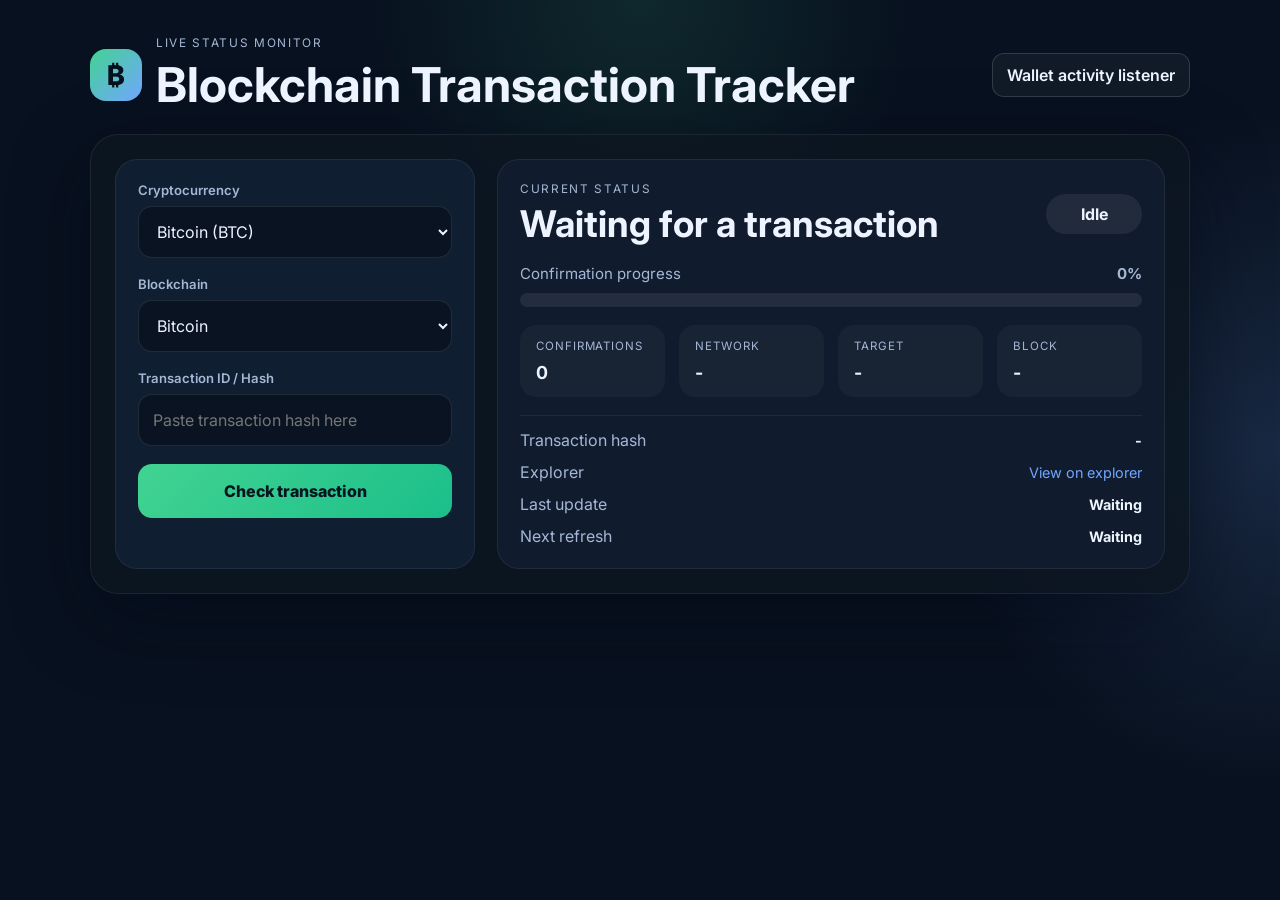
<file: index.html>
<!DOCTYPE html>
<html lang="en">
  <head>
    <meta charset="UTF-8" />
    <meta name="viewport" content="width=device-width, initial-scale=1.0" />
    <title>Blockchain Transaction Tracker</title>
    <meta
      name="description"
      content="Check live blockchain transaction status with a progress bar using free public APIs."
    />
    <link rel="preconnect" href="https://fonts.googleapis.com" />
    <link rel="preconnect" href="https://fonts.gstatic.com" crossorigin />
    <link
      href="https://fonts.googleapis.com/css2?family=Inter:wght@400;500;600;700;800&display=swap"
      rel="stylesheet"
    />
    <link rel="stylesheet" href="styles.css" />
  </head>
  <body>
    <div class="page-shell">
      <header class="topbar">
        <div class="brand-wrap">
          <div class="brand-mark">₿</div>
          <div>
            <p class="eyebrow">Live status monitor</p>
            <h1>Blockchain Transaction Tracker</h1>
          </div>
        </div>
        <a class="secondary-link" href="wallet-listener.html">Wallet activity listener</a>
      </header>

      <main class="app-card">
        <form id="tracker-form" class="tracker-form">
          <div class="field-group">
            <label for="coin-select">Cryptocurrency</label>
            <select id="coin-select" name="coin">
              <option value="BTC">Bitcoin (BTC)</option>
              <option value="ETH">Ethereum (ETH)</option>
              <option value="USDT">Tether (USDT)</option>
              <option value="SOL">Solana (SOL)</option>
              <option value="BNB">BNB (BNB)</option>
              <option value="ADA">Cardano (ADA)</option>
              <option value="DOGE">Dogecoin (DOGE)</option>
              <option value="XRP">XRP (XRP)</option>
              <option value="TRX">TRON (TRX)</option>
              <option value="LTC">Litecoin (LTC)</option>
            </select>
          </div>

          <div class="field-group">
            <label for="chain-select">Blockchain</label>
            <select id="chain-select" name="chain"></select>
          </div>

          <div class="field-group">
            <label for="tx-hash">Transaction ID / Hash</label>
            <input
              id="tx-hash"
              name="txHash"
              type="text"
              autocomplete="off"
              spellcheck="false"
              placeholder="Paste transaction hash here"
            />
          </div>

          <button type="submit" class="primary-btn">Check transaction</button>
        </form>

        <section class="result-panel" id="result-panel" aria-live="polite">
          <div class="status-header">
            <div>
              <p class="label">Current status</p>
              <h2 id="transaction-status">Waiting for a transaction</h2>
            </div>
            <div class="status-pill" id="status-pill">Idle</div>
          </div>

          <div class="progress-wrap">
            <div class="progress-meta">
              <span>Confirmation progress</span>
              <strong id="progress-text">0%</strong>
            </div>
            <div class="progress-track" aria-label="confirmation progress">
              <div class="progress-bar" id="progress-bar"></div>
            </div>
          </div>

          <div class="stats-grid">
            <div class="stat-box">
              <span class="stat-label">Confirmations</span>
              <strong id="confirmations">0</strong>
            </div>
            <div class="stat-box">
              <span class="stat-label">Network</span>
              <strong id="network-name">-</strong>
            </div>
            <div class="stat-box">
              <span class="stat-label">Target</span>
              <strong id="target-confirmations">-</strong>
            </div>
            <div class="stat-box">
              <span class="stat-label">Block</span>
              <strong id="block-height">-</strong>
            </div>
          </div>

          <div class="meta-list">
            <div>
              <span>Transaction hash</span>
              <strong id="tx-hash-display">-</strong>
            </div>
            <div>
              <span>Explorer</span>
              <a id="explorer-link" href="#" target="_blank" rel="noreferrer">View on explorer</a>
            </div>
            <div>
              <span>Last update</span>
              <strong id="last-update">Waiting</strong>
            </div>
            <div>
              <span>Next refresh</span>
              <strong id="next-refresh">Waiting</strong>
            </div>
          </div>
        </section>
      </main>
    </div>

    <script src="script.js"></script>
  </body>
</html>
</file>
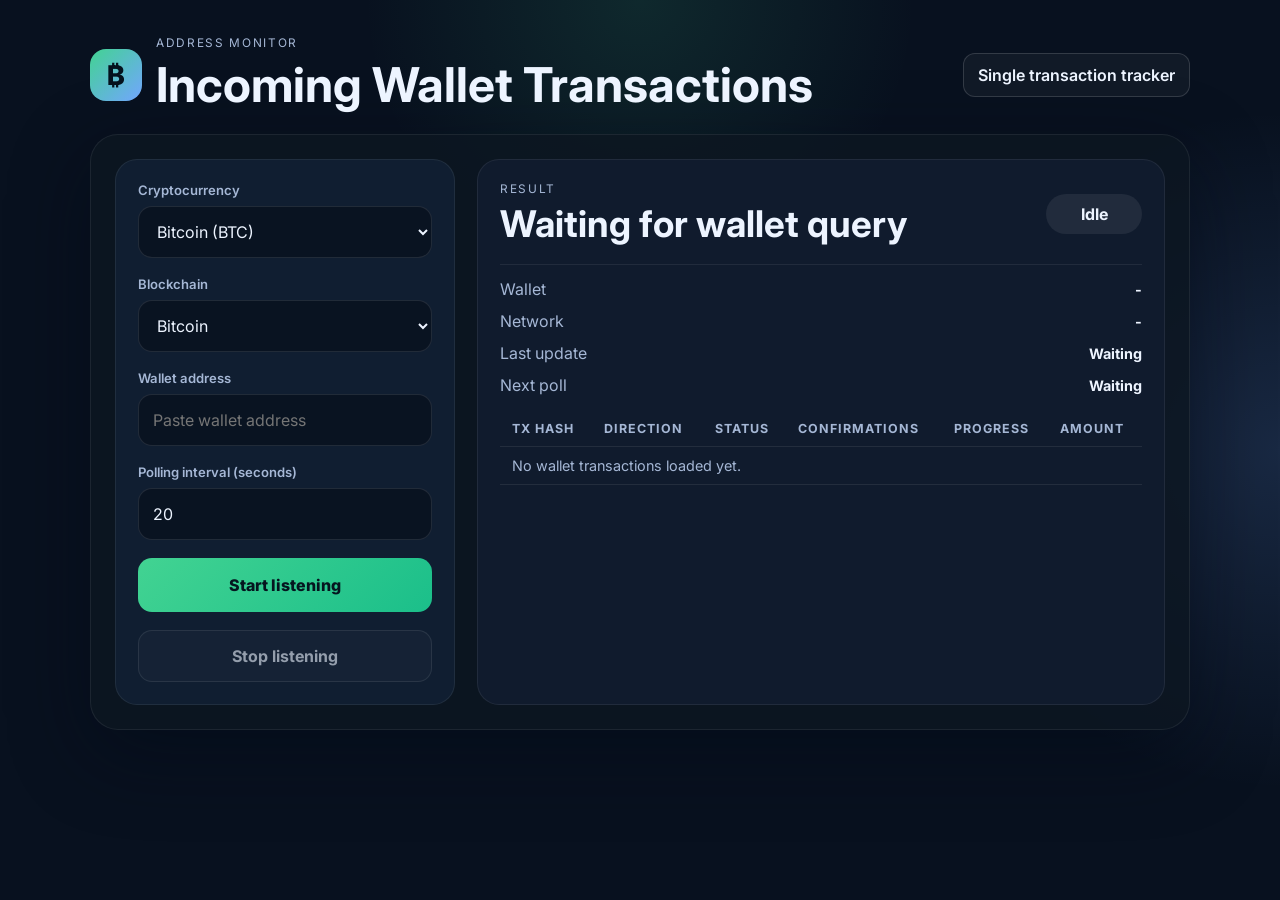
<file: incoming.html>
<!DOCTYPE html>
<html lang="en">
  <head>
    <meta charset="UTF-8" />
    <meta name="viewport" content="width=device-width, initial-scale=1.0" />
    <title>Incoming Wallet Transactions</title>
    <meta
      name="description"
      content="Track incoming wallet transactions and confirmation status with free public blockchain APIs."
    />
    <link rel="preconnect" href="https://fonts.googleapis.com" />
    <link rel="preconnect" href="https://fonts.gstatic.com" crossorigin />
    <link
      href="https://fonts.googleapis.com/css2?family=Inter:wght@400;500;600;700;800&display=swap"
      rel="stylesheet"
    />
    <link rel="stylesheet" href="styles.css" />
  </head>
  <body>
    <div class="page-shell">
      <header class="topbar">
        <div class="brand-wrap">
          <div class="brand-mark">₿</div>
          <div>
            <p class="eyebrow">Address monitor</p>
            <h1>Incoming Wallet Transactions</h1>
          </div>
        </div>
        <a class="secondary-link" href="index.html">Single transaction tracker</a>
      </header>

      <main class="app-card incoming-layout">
        <form id="incoming-form" class="tracker-form">
          <div class="field-group">
            <label for="incoming-coin-select">Cryptocurrency</label>
            <select id="incoming-coin-select" name="coin">
              <option value="BTC">Bitcoin (BTC)</option>
              <option value="ETH">Ethereum (ETH)</option>
              <option value="USDT">Tether (USDT)</option>
              <option value="BNB">BNB (BNB)</option>
              <option value="TRX">TRON (TRX)</option>
              <option value="XRP">XRP (XRP)</option>
            </select>
          </div>

          <div class="field-group">
            <label for="incoming-chain-select">Blockchain</label>
            <select id="incoming-chain-select" name="chain"></select>
          </div>

          <div class="field-group">
            <label for="wallet-address">Wallet address</label>
            <input
              id="wallet-address"
              name="walletAddress"
              type="text"
              autocomplete="off"
              spellcheck="false"
              placeholder="Paste wallet address"
            />
          </div>

          <div class="field-group">
            <label for="poll-interval">Polling interval (seconds)</label>
            <input
              id="poll-interval"
              name="pollInterval"
              type="number"
              min="5"
              max="300"
              value="20"
            />
          </div>

          <button type="submit" class="primary-btn">Start listening</button>
          <button type="button" id="stop-listening" class="secondary-btn" disabled>Stop listening</button>
        </form>

        <section class="result-panel" aria-live="polite">
          <div class="status-header">
            <div>
              <p class="label">Result</p>
              <h2 id="incoming-status">Waiting for wallet query</h2>
            </div>
            <div class="status-pill" id="incoming-pill">Idle</div>
          </div>

          <div class="meta-list">
            <div>
              <span>Wallet</span>
              <strong id="wallet-display">-</strong>
            </div>
            <div>
              <span>Network</span>
              <strong id="incoming-network">-</strong>
            </div>
            <div>
              <span>Last update</span>
              <strong id="incoming-last-update">Waiting</strong>
            </div>
            <div>
              <span>Next poll</span>
              <strong id="incoming-next-poll">Waiting</strong>
            </div>
          </div>

          <div class="incoming-table-wrap">
            <table class="incoming-table">
              <thead>
                <tr>
                  <th>Tx hash</th>
                  <th>Direction</th>
                  <th>Status</th>
                  <th>Confirmations</th>
                  <th>Progress</th>
                  <th>Amount</th>
                </tr>
              </thead>
              <tbody id="incoming-body">
                <tr>
                  <td colspan="6" class="empty-cell">
                    No wallet transactions loaded yet.
                  </td>
                </tr>
              </tbody>
            </table>
          </div>
        </section>
      </main>
    </div>

    <script src="incoming.js"></script>
  </body>
</html>
</file>
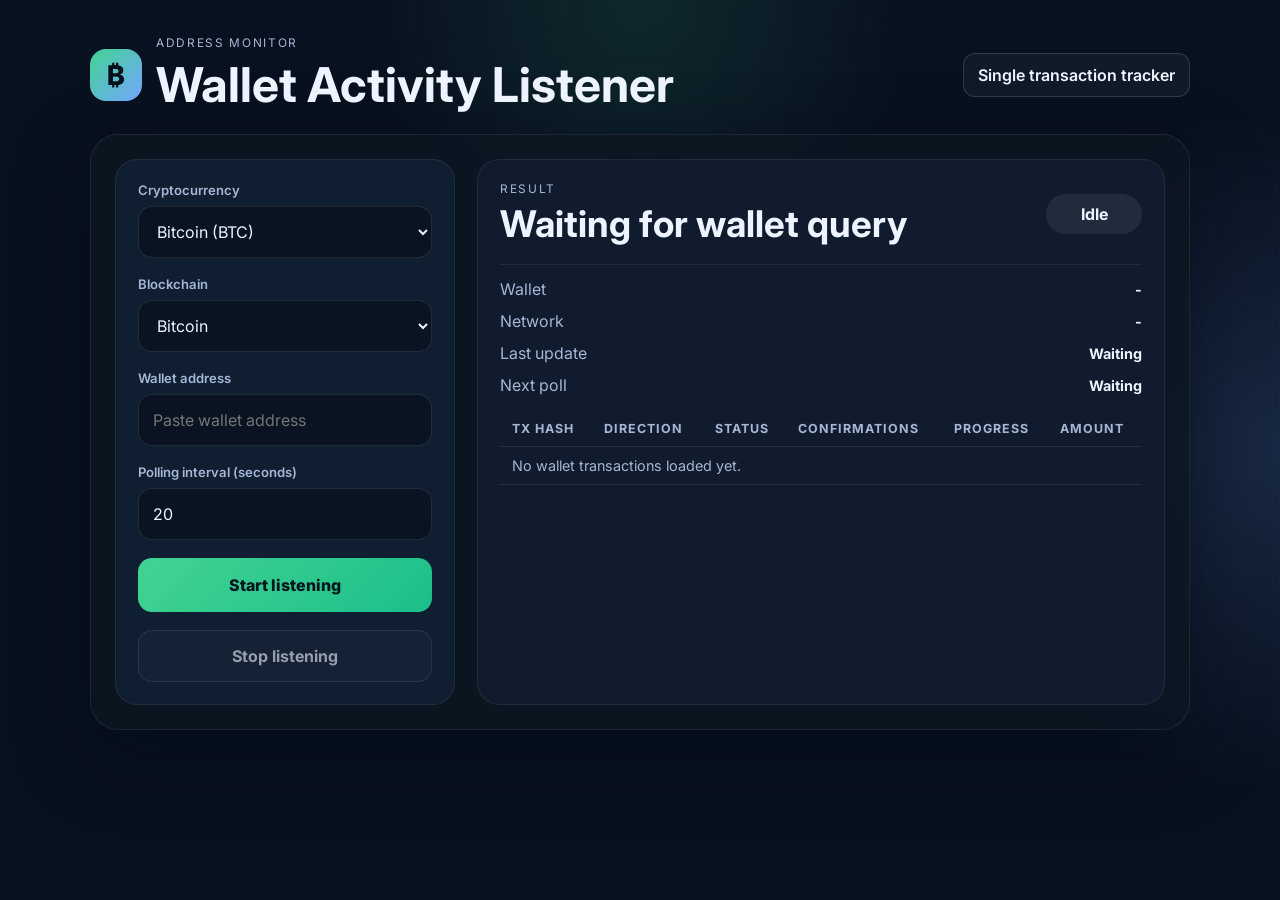
<file: wallet-listener.html>
<!DOCTYPE html>
<html lang="en">
  <head>
    <meta charset="UTF-8" />
    <meta name="viewport" content="width=device-width, initial-scale=1.0" />
    <title>Wallet Activity Listener</title>
    <meta
      name="description"
      content="Listen for wallet activity (incoming and outgoing) and monitor confirmation status with free public blockchain APIs."
    />
    <link rel="preconnect" href="https://fonts.googleapis.com" />
    <link rel="preconnect" href="https://fonts.gstatic.com" crossorigin />
    <link
      href="https://fonts.googleapis.com/css2?family=Inter:wght@400;500;600;700;800&display=swap"
      rel="stylesheet"
    />
    <link rel="stylesheet" href="styles.css" />
  </head>
  <body>
    <div class="page-shell">
      <header class="topbar">
        <div class="brand-wrap">
          <div class="brand-mark">₿</div>
          <div>
            <p class="eyebrow">Address monitor</p>
            <h1>Wallet Activity Listener</h1>
          </div>
        </div>
        <a class="secondary-link" href="index.html">Single transaction tracker</a>
      </header>

      <main class="app-card incoming-layout">
        <form id="incoming-form" class="tracker-form">
          <div class="field-group">
            <label for="incoming-coin-select">Cryptocurrency</label>
            <select id="incoming-coin-select" name="coin">
              <option value="BTC">Bitcoin (BTC)</option>
              <option value="ETH">Ethereum (ETH)</option>
              <option value="USDT">Tether (USDT)</option>
              <option value="BNB">BNB (BNB)</option>
              <option value="TRX">TRON (TRX)</option>
              <option value="XRP">XRP (XRP)</option>
            </select>
          </div>

          <div class="field-group">
            <label for="incoming-chain-select">Blockchain</label>
            <select id="incoming-chain-select" name="chain"></select>
          </div>

          <div class="field-group">
            <label for="wallet-address">Wallet address</label>
            <input
              id="wallet-address"
              name="walletAddress"
              type="text"
              autocomplete="off"
              spellcheck="false"
              placeholder="Paste wallet address"
            />
          </div>

          <div class="field-group">
            <label for="poll-interval">Polling interval (seconds)</label>
            <input
              id="poll-interval"
              name="pollInterval"
              type="number"
              min="5"
              max="300"
              value="20"
            />
          </div>

          <button type="submit" class="primary-btn">Start listening</button>
          <button type="button" id="stop-listening" class="secondary-btn" disabled>Stop listening</button>
        </form>

        <section class="result-panel" aria-live="polite">
          <div class="status-header">
            <div>
              <p class="label">Result</p>
              <h2 id="incoming-status">Waiting for wallet query</h2>
            </div>
            <div class="status-pill" id="incoming-pill">Idle</div>
          </div>

          <div class="meta-list">
            <div>
              <span>Wallet</span>
              <strong id="wallet-display">-</strong>
            </div>
            <div>
              <span>Network</span>
              <strong id="incoming-network">-</strong>
            </div>
            <div>
              <span>Last update</span>
              <strong id="incoming-last-update">Waiting</strong>
            </div>
            <div>
              <span>Next poll</span>
              <strong id="incoming-next-poll">Waiting</strong>
            </div>
          </div>

          <div class="incoming-table-wrap">
            <table class="incoming-table">
              <thead>
                <tr>
                  <th>Tx hash</th>
                  <th>Direction</th>
                  <th>Status</th>
                  <th>Confirmations</th>
                  <th>Progress</th>
                  <th>Amount</th>
                </tr>
              </thead>
              <tbody id="incoming-body">
                <tr>
                  <td colspan="6" class="empty-cell">
                    No wallet transactions loaded yet.
                  </td>
                </tr>
              </tbody>
            </table>
          </div>
        </section>
      </main>
    </div>

    <script src="wallet-listener.js"></script>
  </body>
</html>
</file>
<file: styles.css>
* { box-sizing: border-box; }
:root { --bg:#08111f; --panel:#101b2d; --panel2:#132338; --text:#edf4ff; --muted:#a5b7d5; --green:#42d392; --blue:#72a6ff; --track:rgba(255,255,255,.08); }
html,body { margin:0; min-height:100%; font-family:Inter,system-ui,sans-serif; color:var(--text); background:radial-gradient(circle at top,rgba(66,211,146,.12),transparent 25%),radial-gradient(circle at right,rgba(114,166,255,.16),transparent 25%),var(--bg); }
body { min-height:100vh; padding:36px 18px; display:flex; justify-content:center; }
.page-shell { width:min(1100px,100%); }
.topbar { margin-bottom:20px; }.brand-wrap { display:flex; align-items:center; gap:14px; }.brand-mark { width:52px;height:52px;display:grid;place-items:center;border-radius:16px;background:linear-gradient(135deg,var(--green),var(--blue));color:#04111d;font-size:1.7rem;font-weight:800; }.eyebrow,.label { margin:0 0 5px;color:var(--muted);font-size:.74rem;letter-spacing:.14em;text-transform:uppercase; }.topbar h1 { margin:0;font-size:clamp(1.7rem,4vw,3rem); }
.topbar { display:flex; align-items:center; justify-content:space-between; gap:14px; flex-wrap:wrap; }
.secondary-link { display:inline-flex; align-items:center; justify-content:center; min-height:44px; padding:0 14px; border-radius:12px; border:1px solid rgba(255,255,255,.14); color:var(--text); text-decoration:none; font-weight:600; background:rgba(255,255,255,.04); }
.secondary-link:hover { background:rgba(255,255,255,.1); }
.app-card { display:grid;grid-template-columns:360px minmax(0,1fr);gap:22px;padding:24px;border:1px solid rgba(255,255,255,.07);border-radius:28px;background:rgba(13,22,34,.82);box-shadow:0 24px 80px rgba(2,8,23,.45); }.tracker-form,.result-panel { padding:22px;border:1px solid rgba(255,255,255,.07);border-radius:22px;background:rgba(19,35,56,.72); }.tracker-form { display:flex;flex-direction:column;gap:18px; }.field-group { display:flex;flex-direction:column;gap:8px; } label { color:var(--muted);font-size:.82rem;font-weight:600; } input,select,button { font:inherit; } input,select { width:100%;min-height:52px;padding:0 14px;border:1px solid rgba(255,255,255,.1);border-radius:14px;background:rgba(8,17,31,.8);color:var(--text);outline:none; } input:focus,select:focus { border-color:var(--green);box-shadow:0 0 0 3px rgba(66,211,146,.18); }.primary-btn { min-height:54px;border:0;border-radius:14px;background:linear-gradient(135deg,var(--green),#1bbf8a);color:#05151f;font-weight:800;cursor:pointer; }.primary-btn:disabled { opacity:.7;cursor:wait; }
.secondary-btn { min-height:52px; border:1px solid rgba(255,255,255,.14); border-radius:14px; background:rgba(255,255,255,.04); color:var(--text); font-weight:700; cursor:pointer; }
.secondary-btn:disabled { opacity:.6; cursor:not-allowed; }
.result-panel { background:var(--panel); }.status-header,.progress-meta,.meta-list div { display:flex;justify-content:space-between;align-items:center;gap:14px; }.status-header { margin-bottom:18px; }.status-header h2 { margin:0;font-size:clamp(1.4rem,3vw,2.3rem); }.status-pill { min-width:96px;padding:10px 14px;border-radius:999px;text-align:center;background:rgba(255,255,255,.07);font-weight:700; }.status-pill.pending { color:#f8c65d;background:rgba(248,198,93,.14); }.status-pill.confirmed { color:var(--green);background:rgba(66,211,146,.14); }.status-pill.failed { color:#ff97b0;background:rgba(255,107,138,.12); }.progress-meta { margin-bottom:10px;color:var(--muted);font-size:.94rem; }.progress-track { height:14px;overflow:hidden;border-radius:999px;background:var(--track); }.progress-bar { height:100%;width:0;border-radius:inherit;background:linear-gradient(90deg,var(--blue),var(--green));transition:width .3s ease; }.stats-grid { display:grid;grid-template-columns:repeat(4,1fr);gap:14px;margin:18px 0; }.stat-box { padding:14px 16px;border-radius:16px;background:rgba(255,255,255,.035); }.stat-label { display:block;margin-bottom:9px;color:var(--muted);font-size:.72rem;text-transform:uppercase;letter-spacing:.08em; }.stat-box strong { font-size:1.12rem;overflow-wrap:anywhere; }.meta-list { display:grid;gap:12px;padding-top:14px;border-top:1px solid rgba(255,255,255,.07); }.meta-list span { color:var(--muted); }.meta-list strong,.meta-list a { max-width:70%;overflow-wrap:anywhere;font-size:.9rem; }.meta-list a { color:var(--blue);text-decoration:none; }.meta-list a:hover { text-decoration:underline; }
.status-pill.retrying { color:#ffd67a;background:rgba(255,214,122,.14); }
.incoming-layout { grid-template-columns:340px minmax(0,1fr); }
.incoming-table-wrap { margin-top:16px; overflow:auto; }
.incoming-table { width:100%; border-collapse:collapse; font-size:.9rem; }
.incoming-table th,.incoming-table td { padding:10px 12px; border-bottom:1px solid rgba(255,255,255,.08); text-align:left; vertical-align:middle; }
.incoming-table th { color:var(--muted); font-size:.78rem; text-transform:uppercase; letter-spacing:.08em; white-space:nowrap; }
.incoming-table td a { color:var(--blue); text-decoration:none; }
.incoming-table td a:hover { text-decoration:underline; }
.empty-cell { color:var(--muted); text-align:center; }
@media (max-width:820px) { .app-card { grid-template-columns:1fr; } } @media (max-width:520px) { body{padding:22px 12px}.app-card{padding:14px}.stats-grid{grid-template-columns:repeat(2,1fr)}.status-header,.meta-list div{align-items:flex-start;flex-direction:column}.meta-list strong,.meta-list a{max-width:100%} }
</file>
